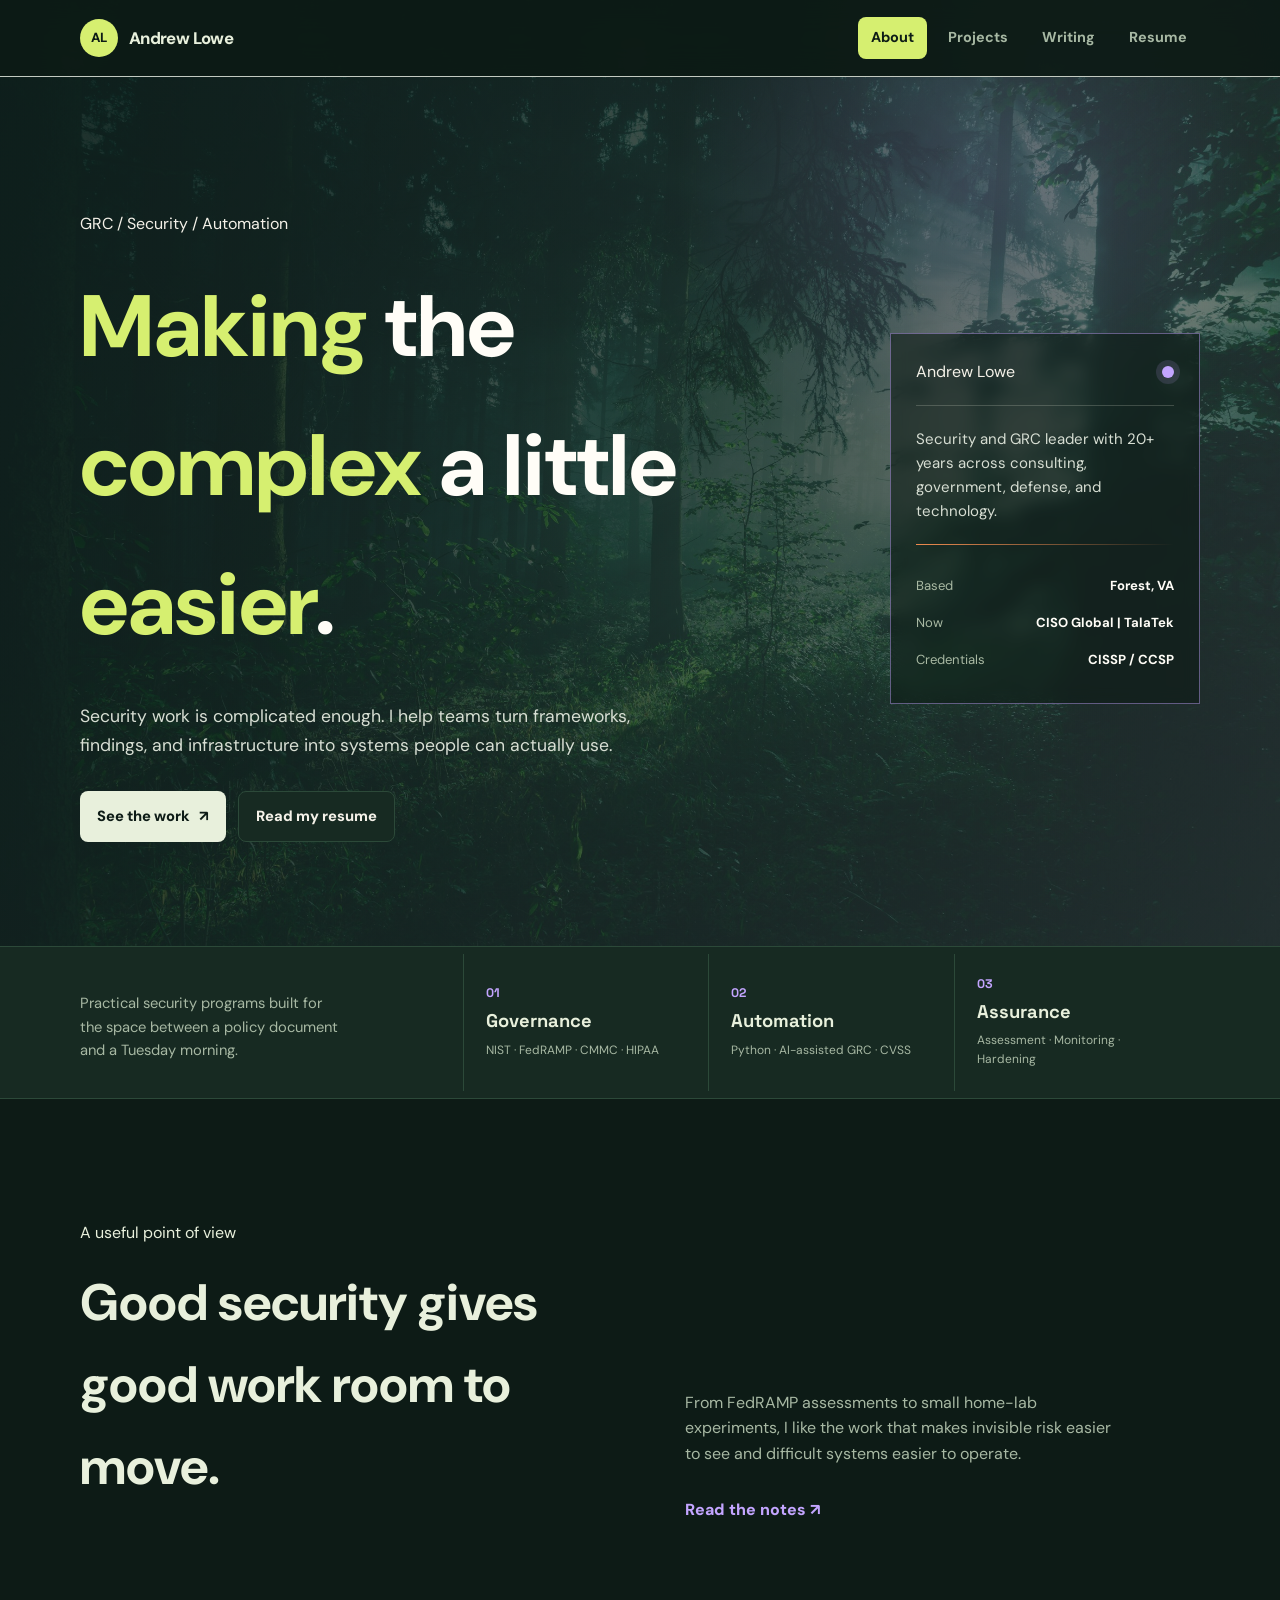
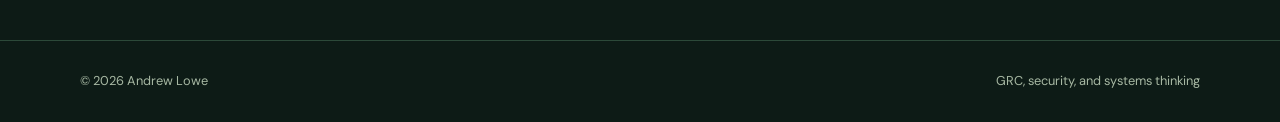
<file: index.html>
<!DOCTYPE html>
<html lang="en">
<head>
    <meta charset="UTF-8">
    <meta name="viewport" content="width=device-width, initial-scale=1.0">
    <meta name="description" content="Andrew Lowe is a GRC and information security leader specializing in FedRAMP, NIST, and security automation.">
    <title>Andrew Lowe | GRC & Security Engineering</title>
    <link rel="preconnect" href="https://fonts.googleapis.com">
    <link rel="preconnect" href="https://fonts.gstatic.com" crossorigin>
    <link href="https://fonts.googleapis.com/css2?family=DM+Sans:wght@400;500;700;800&family=Space+Grotesk:wght@500;600;700&display=swap" rel="stylesheet">
    <link rel="stylesheet" href="assets/css/site.css">
</head>
<body>
    <header class="site-header">
        <nav class="container nav" aria-label="Primary navigation">
            <a class="brand" href="index.html">
                <span class="brand-mark">AL</span>
                <span class="brand-name">Andrew Lowe</span>
            </a>
            <button class="menu-button" id="mobile-menu-button" aria-expanded="false" aria-controls="site-nav">Menu</button>
            <div class="nav-links" id="site-nav">
                <a class="active" href="index.html">About</a>
                <a href="projects/">Projects</a>
                <a href="blogs/">Writing</a>
                <a href="resume/">Resume</a>
            </div>
        </nav>
    </header>

    <main>
        <section class="home-hero">
            <div class="container home-hero-grid">
                <div class="home-copy reveal">
                    <p class="eyebrow">GRC / Security / Automation</p>
                    <h1><em>Making</em> the <em>complex</em> a little <em>easier</em>.</h1>
                    <p class="home-lede">Security work is complicated enough. I help teams turn frameworks, findings, and infrastructure into systems people can actually use.</p>
                    <div class="button-row">
                        <a class="button button-primary" href="projects/">See the work <span aria-hidden="true">↗</span></a>
                        <a class="button button-secondary" href="resume/">Read my resume</a>
                    </div>
                </div>
                <aside class="identity-panel reveal delay">
                    <div class="identity-top">
                        <span class="eyebrow">Andrew Lowe</span>
                        <span class="identity-dot" aria-hidden="true"></span>
                    </div>
                    <p>Security and GRC leader with 20+ years across consulting, government, defense, and technology.</p>
                    <div class="identity-rule"></div>
                    <dl>
                        <div><dt>Based</dt><dd>Forest, VA</dd></div>
                        <div><dt>Now</dt><dd>CISO Global | TalaTek</dd></div>
                        <div><dt>Credentials</dt><dd>CISSP / CCSP</dd></div>
                    </dl>
                </aside>
            </div>
        </section>

        <section class="signal-section">
            <div class="container">
                <div class="signal-intro">
                    <p>Practical security programs built for the space between a policy document and a Tuesday morning.</p>
                </div>
                <div class="signal-list">
                    <div><span class="signal-index">01</span><strong>Governance</strong><span>NIST · FedRAMP · CMMC · HIPAA</span></div>
                    <div><span class="signal-index">02</span><strong>Automation</strong><span>Python · AI-assisted GRC · CVSS</span></div>
                    <div><span class="signal-index">03</span><strong>Assurance</strong><span>Assessment · Monitoring · Hardening</span></div>
                </div>
            </div>
        </section>

        <section class="home-close">
            <div class="container home-close-grid">
                <div>
                    <p class="eyebrow">A useful point of view</p>
                    <h2>Good security gives good work room to move.</h2>
                </div>
                <div>
                    <p>From FedRAMP assessments to small home-lab experiments, I like the work that makes invisible risk easier to see and difficult systems easier to operate.</p>
                    <a class="text-link" href="blogs/">Read the notes <span aria-hidden="true">↗</span></a>
                </div>
            </div>
        </section>
    </main>

    <footer class="site-footer">
        <div class="container footer-inner">
            <span>© 2026 Andrew Lowe</span>
            <span>GRC, security, and systems thinking</span>
        </div>
    </footer>
    <script src="assets/js/main.js"></script>
</body>
</html>
</file>
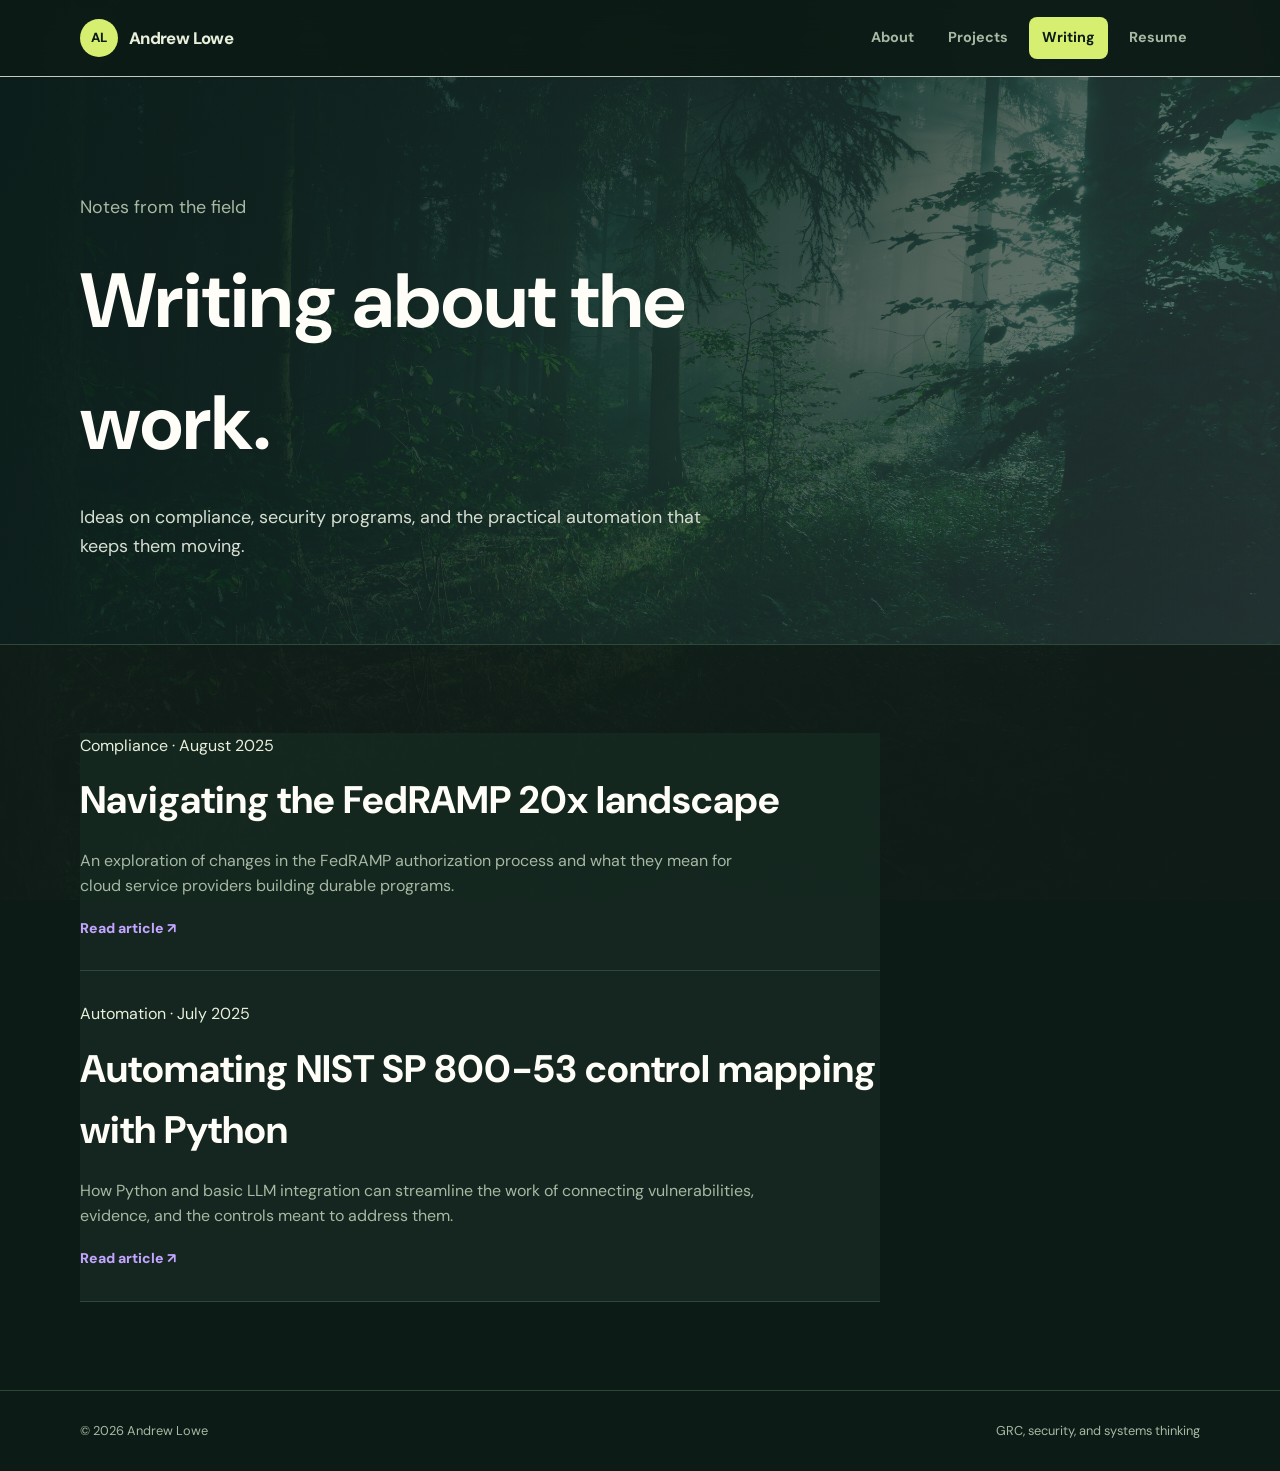
<file: blogs/index.html>
<!DOCTYPE html>
<html lang="en">
<head>
    <meta charset="UTF-8">
    <meta name="viewport" content="width=device-width, initial-scale=1.0">
    <meta name="description" content="Writing and analysis on GRC, FedRAMP, and security automation by Andrew Lowe.">
    <title>Writing | Andrew Lowe</title>
    <link rel="preconnect" href="https://fonts.googleapis.com">
    <link rel="preconnect" href="https://fonts.gstatic.com" crossorigin>
    <link href="https://fonts.googleapis.com/css2?family=DM+Sans:wght@400;500;700;800&family=Space+Grotesk:wght@500;600;700&display=swap" rel="stylesheet">
    <link rel="stylesheet" href="../assets/css/site.css">
</head>
<body>
    <header class="site-header">
        <nav class="container nav" aria-label="Primary navigation">
            <a class="brand" href="../">
                <span class="brand-mark">AL</span>
                <span class="brand-name">Andrew Lowe</span>
            </a>
            <button class="menu-button" id="mobile-menu-button" aria-expanded="false" aria-controls="site-nav">Menu</button>
            <div class="nav-links" id="site-nav">
                <a href="../">About</a>
                <a href="../projects/">Projects</a>
                <a class="active" href="./">Writing</a>
                <a href="../resume/">Resume</a>
            </div>
        </nav>
    </header>

    <main>
        <header class="page-intro">
            <div class="container">
                <p class="eyebrow">Notes from the field</p>
                <h1>Writing about the work.</h1>
                <p>Ideas on compliance, security programs, and the practical automation that keeps them moving.</p>
            </div>
        </header>

        <section class="section">
            <div class="container">
                <div class="blog-list">
                    <article class="blog-card reveal">
                        <div class="eyebrow">Compliance · August 2025</div>
                        <h2><a href="#">Navigating the FedRAMP 20x landscape</a></h2>
                        <p>An exploration of changes in the FedRAMP authorization process and what they mean for cloud service providers building durable programs.</p>
                        <a class="blog-link" href="#">Read article <span aria-hidden="true">↗</span></a>
                    </article>
                    <article class="blog-card reveal delay">
                        <div class="eyebrow">Automation · July 2025</div>
                        <h2><a href="#">Automating NIST SP 800-53 control mapping with Python</a></h2>
                        <p>How Python and basic LLM integration can streamline the work of connecting vulnerabilities, evidence, and the controls meant to address them.</p>
                        <a class="blog-link" href="#">Read article <span aria-hidden="true">↗</span></a>
                    </article>
                </div>
            </div>
        </section>
    </main>

    <footer class="site-footer">
        <div class="container footer-inner">
            <span>© 2026 Andrew Lowe</span>
            <span>GRC, security, and systems thinking</span>
        </div>
    </footer>
    <script src="../assets/js/main.js"></script>
</body>
</html>
</file>
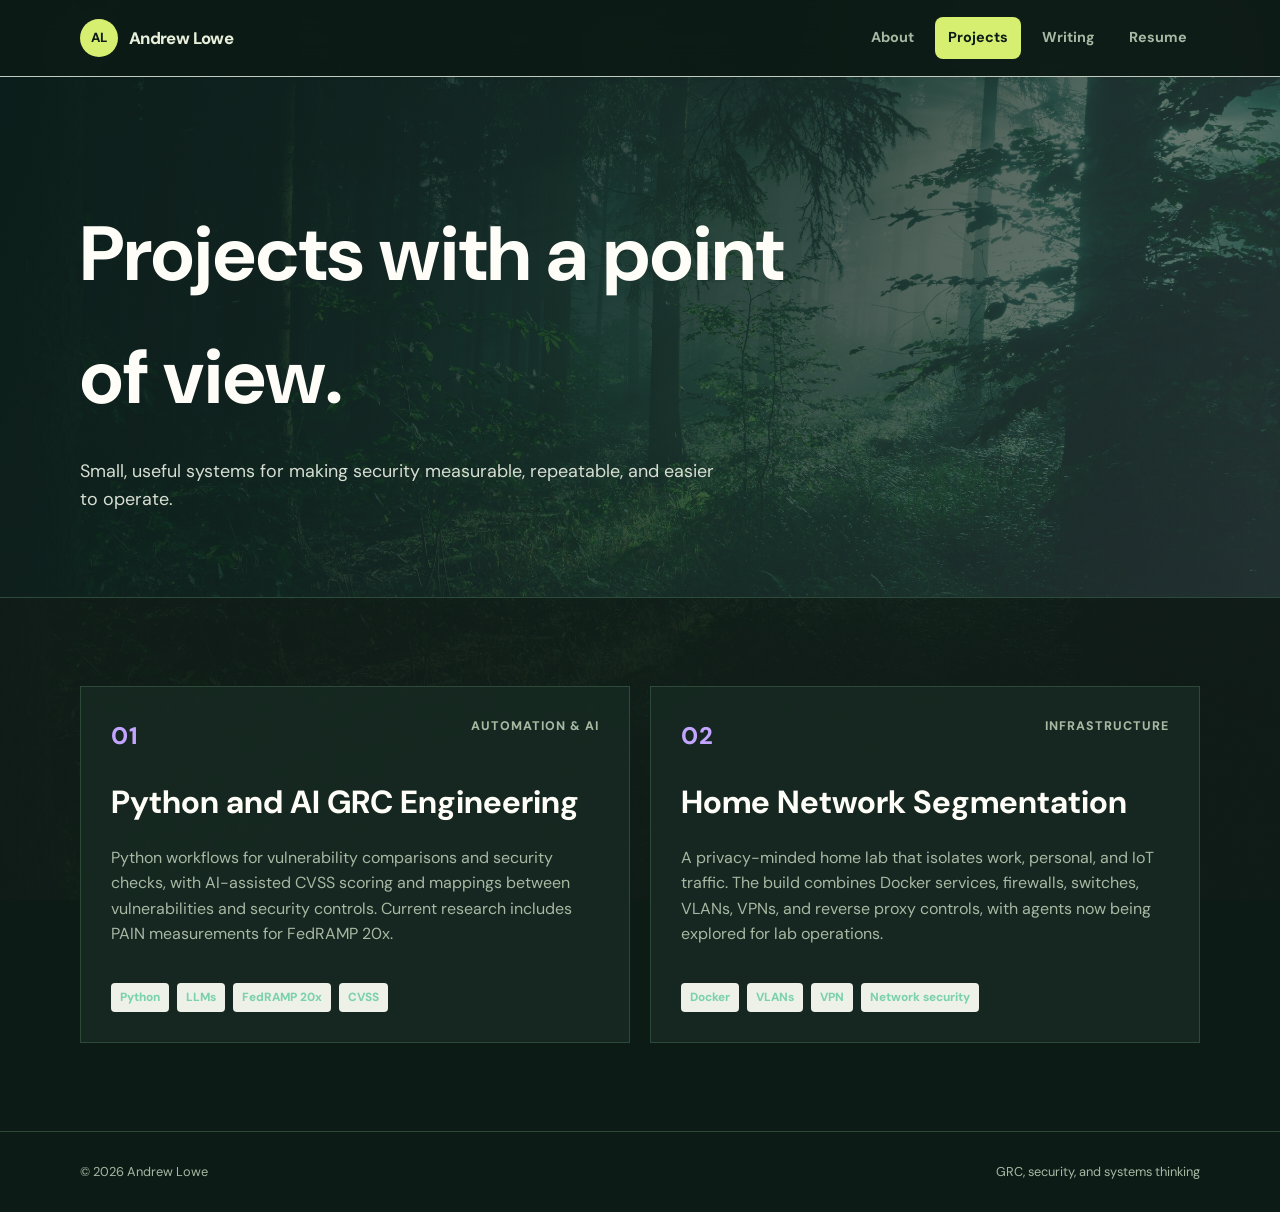
<file: projects/index.html>
<!DOCTYPE html>
<html lang="en">
<head>
    <meta charset="UTF-8">
    <meta name="viewport" content="width=device-width, initial-scale=1.0">
    <meta name="description" content="Selected security engineering and GRC automation projects by Andrew Lowe.">
    <title>Projects | Andrew Lowe</title>
    <link rel="preconnect" href="https://fonts.googleapis.com">
    <link rel="preconnect" href="https://fonts.gstatic.com" crossorigin>
    <link href="https://fonts.googleapis.com/css2?family=DM+Sans:wght@400;500;700;800&family=Space+Grotesk:wght@500;600;700&display=swap" rel="stylesheet">
    <link rel="stylesheet" href="../assets/css/site.css">
</head>
<body>
    <header class="site-header">
        <nav class="container nav" aria-label="Primary navigation">
            <a class="brand" href="../">
                <span class="brand-mark">AL</span>
                <span class="brand-name">Andrew Lowe</span>
            </a>
            <button class="menu-button" id="mobile-menu-button" aria-expanded="false" aria-controls="site-nav">Menu</button>
            <div class="nav-links" id="site-nav">
                <a href="../">About</a>
                <a class="active" href="./">Projects</a>
                <a href="../blogs/">Writing</a>
                <a href="../resume/">Resume</a>
            </div>
        </nav>
    </header>

    <main>
        <header class="page-intro">
            <div class="container">
                <h1>Projects with a point of view.</h1>
                <p>Small, useful systems for making security measurable, repeatable, and easier to operate.</p>
            </div>
        </header>

        <section class="section">
            <div class="container">
                <div class="project-grid">
                    <article class="project-card reveal">
                        <div>
                            <div class="project-meta">
                                <span class="project-number">01</span>
                                <span>Automation & AI</span>
                            </div>
                            <h2>Python and AI GRC Engineering</h2>
                            <p>Python workflows for vulnerability comparisons and security checks, with AI-assisted CVSS scoring and mappings between vulnerabilities and security controls. Current research includes PAIN measurements for FedRAMP 20x.</p>
                        </div>
                        <div class="tag-list">
                            <span class="tag">Python</span>
                            <span class="tag">LLMs</span>
                            <span class="tag">FedRAMP 20x</span>
                            <span class="tag">CVSS</span>
                        </div>
                    </article>
                    <article class="project-card reveal delay">
                        <div>
                            <div class="project-meta">
                                <span class="project-number">02</span>
                                <span>Infrastructure</span>
                            </div>
                            <h2>Home Network Segmentation</h2>
                            <p>A privacy-minded home lab that isolates work, personal, and IoT traffic. The build combines Docker services, firewalls, switches, VLANs, VPNs, and reverse proxy controls, with agents now being explored for lab operations.</p>
                        </div>
                        <div class="tag-list">
                            <span class="tag">Docker</span>
                            <span class="tag">VLANs</span>
                            <span class="tag">VPN</span>
                            <span class="tag">Network security</span>
                        </div>
                    </article>
                </div>
            </div>
        </section>
    </main>

    <footer class="site-footer">
        <div class="container footer-inner">
            <span>© 2026 Andrew Lowe</span>
            <span>GRC, security, and systems thinking</span>
        </div>
    </footer>
    <script src="../assets/js/main.js"></script>
</body>
</html>
</file>
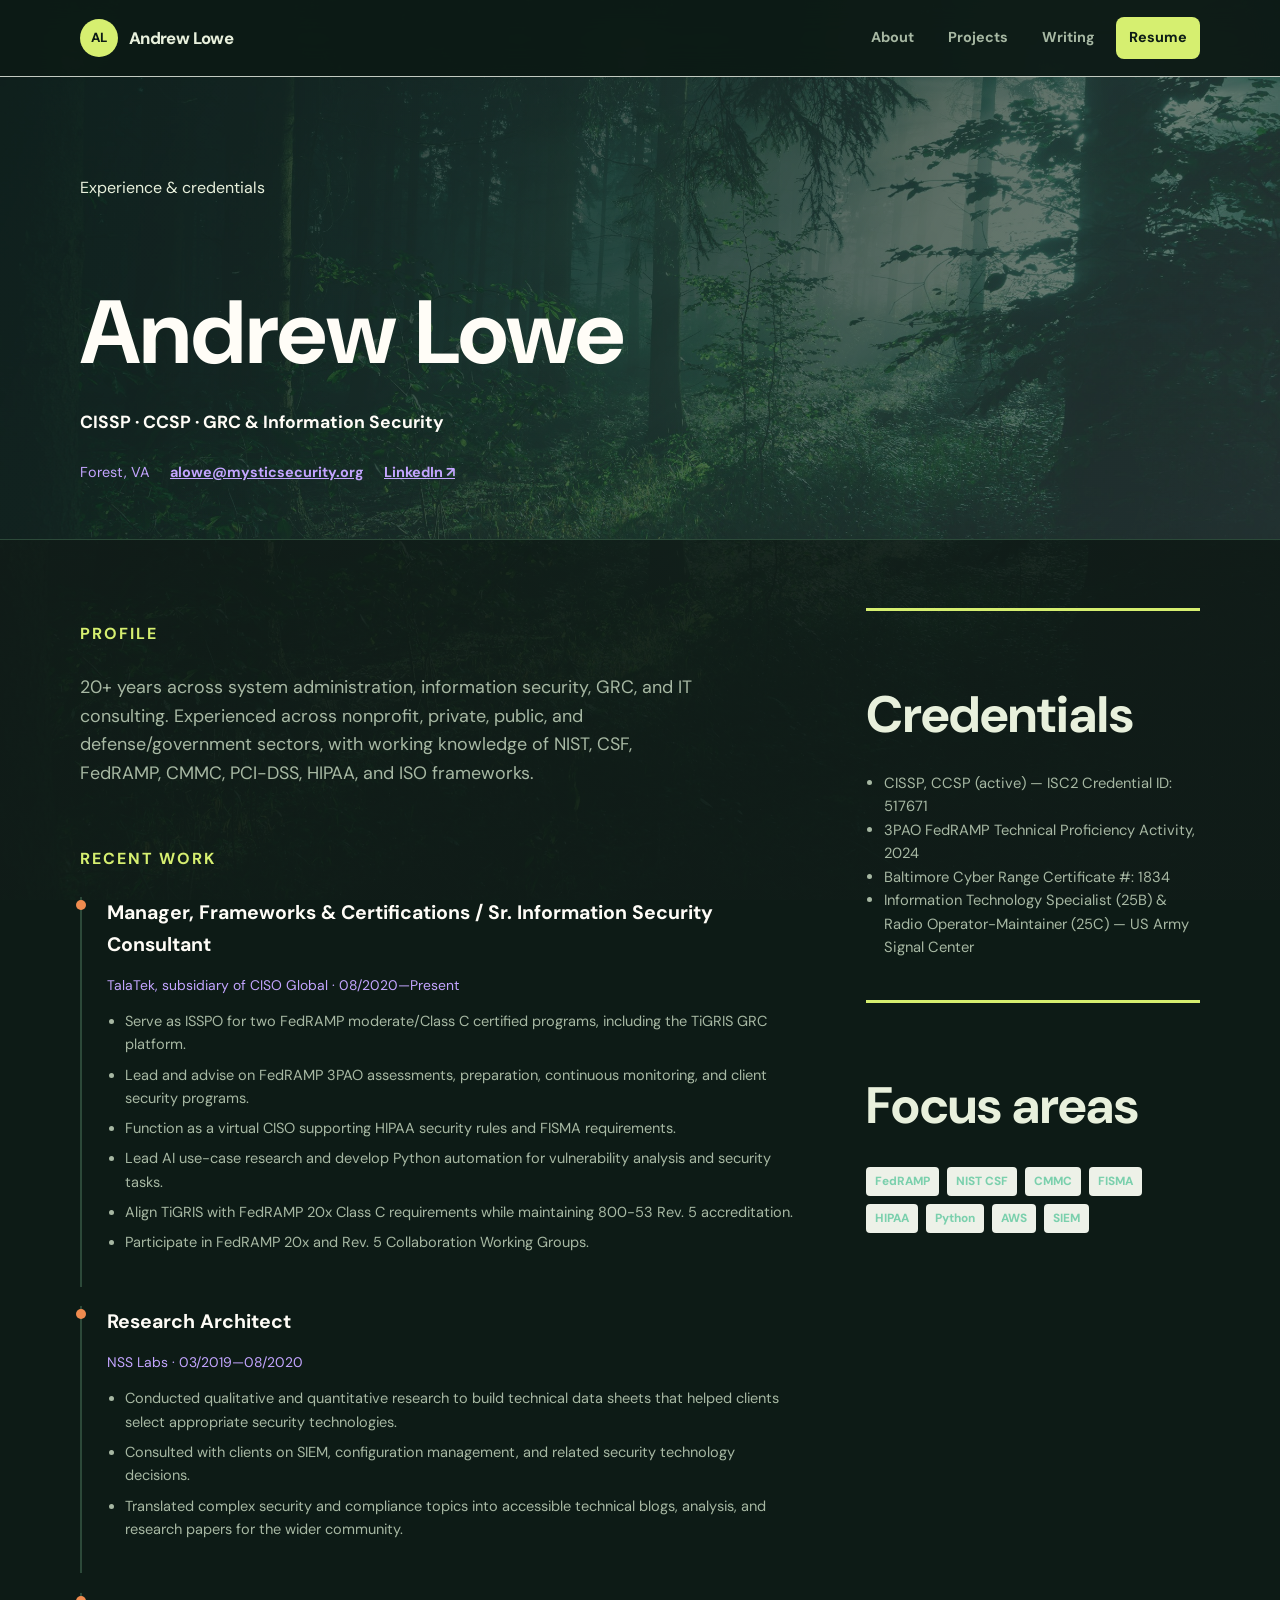
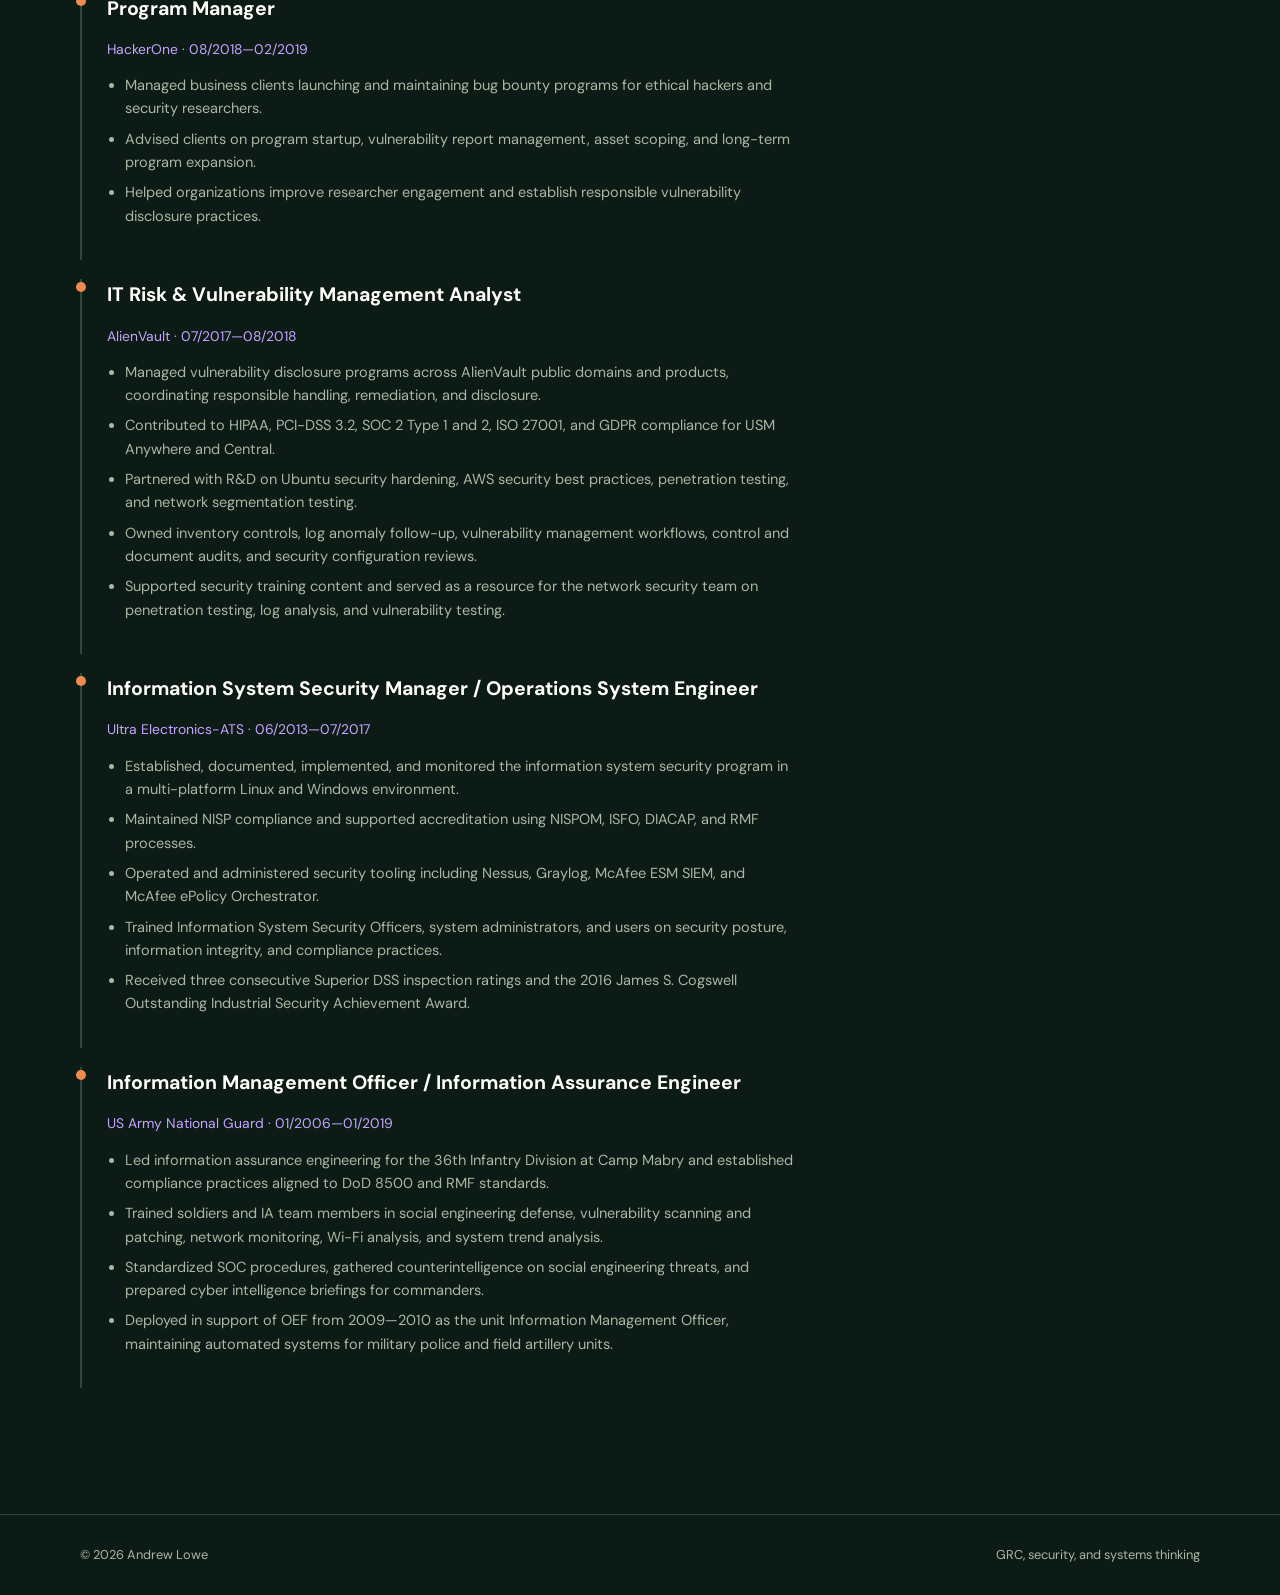
<file: resume/index.html>
<!DOCTYPE html>
<html lang="en">
<head>
    <meta charset="UTF-8">
    <meta name="viewport" content="width=device-width, initial-scale=1.0">
    <meta name="description" content="Resume for Andrew Lowe, CISSP and CCSP security and GRC professional.">
    <title>Resume | Andrew Lowe</title>
    <link rel="preconnect" href="https://fonts.googleapis.com">
    <link rel="preconnect" href="https://fonts.gstatic.com" crossorigin>
    <link href="https://fonts.googleapis.com/css2?family=DM+Sans:wght@400;500;700;800&family=Space+Grotesk:wght@500;600;700&display=swap" rel="stylesheet">
    <link rel="stylesheet" href="../assets/css/site.css">
</head>
<body>
    <header class="site-header">
        <nav class="container nav" aria-label="Primary navigation">
            <a class="brand" href="../">
                <span class="brand-mark">AL</span>
                <span class="brand-name">Andrew Lowe</span>
            </a>
            <button class="menu-button" id="mobile-menu-button" aria-expanded="false" aria-controls="site-nav">Menu</button>
            <div class="nav-links" id="site-nav">
                <a href="../">About</a>
                <a href="../projects/">Projects</a>
                <a href="../blogs/">Writing</a>
                <a class="active" href="./">Resume</a>
            </div>
        </nav>
    </header>

    <main>
        <header class="resume-header">
            <div class="container">
                <p class="eyebrow">Experience & credentials</p>
                <h1>Andrew Lowe</h1>
                <p class="resume-title">CISSP · CCSP · GRC & Information Security</p>
                <div class="contact-line">
                    <span>Forest, VA</span>
                    <a href="mailto:alowe@mysticsecurity.org">alowe@mysticsecurity.org</a>
                    <a href="https://www.linkedin.com/in/Lowebrew" target="_blank" rel="noreferrer">LinkedIn ↗</a>
                </div>
            </div>
        </header>

        <section class="container resume-layout">
            <div class="reveal">
                <section class="resume-section">
                    <h2>Profile</h2>
                    <p class="lede">20+ years across system administration, information security, GRC, and IT consulting. Experienced across nonprofit, private, public, and defense/government sectors, with working knowledge of NIST, CSF, FedRAMP, CMMC, PCI-DSS, HIPAA, and ISO frameworks.</p>
                </section>

                <section class="resume-section">
                    <h2>Recent work</h2>

                    <div class="job">
                        <h3>Manager, Frameworks & Certifications / Sr. Information Security Consultant</h3>
                        <p class="job-meta">TalaTek, subsidiary of CISO Global · 08/2020—Present</p>
                        <ul>
                            <li>Serve as ISSPO for two FedRAMP moderate/Class C certified programs, including the TiGRIS GRC platform.</li>
                            <li>Lead and advise on FedRAMP 3PAO assessments, preparation, continuous monitoring, and client security programs.</li>
                            <li>Function as a virtual CISO supporting HIPAA security rules and FISMA requirements.</li>
                            <li>Lead AI use-case research and develop Python automation for vulnerability analysis and security tasks.</li>
                            <li>Align TiGRIS with FedRAMP 20x Class C requirements while maintaining 800-53 Rev. 5 accreditation.</li>
                            <li>Participate in FedRAMP 20x and Rev. 5 Collaboration Working Groups.</li>
                        </ul>
                    </div>

                    <div class="job">
                        <h3>Research Architect</h3>
                        <p class="job-meta">NSS Labs · 03/2019—08/2020</p>
                        <ul>
                            <li>Conducted qualitative and quantitative research to build technical data sheets that helped clients select appropriate security technologies.</li>
                            <li>Consulted with clients on SIEM, configuration management, and related security technology decisions.</li>
                            <li>Translated complex security and compliance topics into accessible technical blogs, analysis, and research papers for the wider community.</li>
                        </ul>
                    </div>

                    <div class="job">
                        <h3>Program Manager</h3>
                        <p class="job-meta">HackerOne · 08/2018—02/2019</p>
                        <ul>
                            <li>Managed business clients launching and maintaining bug bounty programs for ethical hackers and security researchers.</li>
                            <li>Advised clients on program startup, vulnerability report management, asset scoping, and long-term program expansion.</li>
                            <li>Helped organizations improve researcher engagement and establish responsible vulnerability disclosure practices.</li>
                        </ul>
                    </div>

                    <div class="job">
                        <h3>IT Risk & Vulnerability Management Analyst</h3>
                        <p class="job-meta">AlienVault · 07/2017—08/2018</p>
                        <ul>
                            <li>Managed vulnerability disclosure programs across AlienVault public domains and products, coordinating responsible handling, remediation, and disclosure.</li>
                            <li>Contributed to HIPAA, PCI-DSS 3.2, SOC 2 Type 1 and 2, ISO 27001, and GDPR compliance for USM Anywhere and Central.</li>
                            <li>Partnered with R&D on Ubuntu security hardening, AWS security best practices, penetration testing, and network segmentation testing.</li>
                            <li>Owned inventory controls, log anomaly follow-up, vulnerability management workflows, control and document audits, and security configuration reviews.</li>
                            <li>Supported security training content and served as a resource for the network security team on penetration testing, log analysis, and vulnerability testing.</li>
                        </ul>
                    </div>

                    <div class="job">
                        <h3>Information System Security Manager / Operations System Engineer</h3>
                        <p class="job-meta">Ultra Electronics-ATS · 06/2013—07/2017</p>
                        <ul>
                            <li>Established, documented, implemented, and monitored the information system security program in a multi-platform Linux and Windows environment.</li>
                            <li>Maintained NISP compliance and supported accreditation using NISPOM, ISFO, DIACAP, and RMF processes.</li>
                            <li>Operated and administered security tooling including Nessus, Graylog, McAfee ESM SIEM, and McAfee ePolicy Orchestrator.</li>
                            <li>Trained Information System Security Officers, system administrators, and users on security posture, information integrity, and compliance practices.</li>
                            <li>Received three consecutive Superior DSS inspection ratings and the 2016 James S. Cogswell Outstanding Industrial Security Achievement Award.</li>
                        </ul>
                    </div>

                    <div class="job">
                        <h3>Information Management Officer / Information Assurance Engineer</h3>
                        <p class="job-meta">US Army National Guard · 01/2006—01/2019</p>
                        <ul>
                            <li>Led information assurance engineering for the 36th Infantry Division at Camp Mabry and established compliance practices aligned to DoD 8500 and RMF standards.</li>
                            <li>Trained soldiers and IA team members in social engineering defense, vulnerability scanning and patching, network monitoring, Wi-Fi analysis, and system trend analysis.</li>
                            <li>Standardized SOC procedures, gathered counterintelligence on social engineering threats, and prepared cyber intelligence briefings for commanders.</li>
                            <li>Deployed in support of OEF from 2009—2010 as the unit Information Management Officer, maintaining automated systems for military police and field artillery units.</li>
                        </ul>
                    </div>
                </section>
            </div>

            <aside class="reveal delay">
                <section class="side-panel">
                    <h2>Credentials</h2>
                    <ul>
                        <li>CISSP, CCSP (active) — ISC2 Credential ID: 517671</li>
                        <li>3PAO FedRAMP Technical Proficiency Activity, 2024</li>
                        <li>Baltimore Cyber Range Certificate #: 1834</li>
                        <li>Information Technology Specialist (25B) & Radio Operator-Maintainer (25C) — US Army Signal Center</li>
                    </ul>
                </section>

                <section class="side-panel">
                    <h2>Focus areas</h2>
                    <div class="tag-list">
                        <span class="tag">FedRAMP</span>
                        <span class="tag">NIST CSF</span>
                        <span class="tag">CMMC</span>
                        <span class="tag">FISMA</span>
                        <span class="tag">HIPAA</span>
                        <span class="tag">Python</span>
                        <span class="tag">AWS</span>
                        <span class="tag">SIEM</span>
                    </div>
                </section>
            </aside>
        </section>
    </main>

    <footer class="site-footer">
        <div class="container footer-inner">
            <span>© 2026 Andrew Lowe</span>
            <span>GRC, security, and systems thinking</span>
        </div>
    </footer>
    <script src="../assets/js/main.js"></script>
</body>
</html>
</file>
<file: assets/css/site.css>
:root {
    --ink: #e8f0dc;
    --muted: #a7b8a3;
    --paper: #0d1b16;
    --surface: #172a22;
    --line: #2c4939;
    --lime: #d6ef70;
    --coral: #ef8b4f;
    --teal: #7bd0ad;
    --sun: #c3a5ff;
    --violet: #c3a5ff;
    --violet-soft: rgba(195, 165, 255, .38);
    --shadow: 0 18px 50px rgba(23, 33, 31, .09);
}

* { box-sizing: border-box; }
html { scroll-behavior: smooth; }
body {
    margin: 0;
    background-color: var(--paper);
    background-image: radial-gradient(circle at 88% 8%, rgba(195, 165, 255, .12), transparent 24%), linear-gradient(rgba(13, 27, 22, .9), rgba(13, 27, 22, .94)), url("../images/forest.jpg");
    background-position: center;
    background-size: cover;
    background-attachment: fixed;
    color: var(--ink);
    font-family: "DM Sans", sans-serif;
    line-height: 1.6;
}
a { color: inherit; }
.container { width: min(1120px, calc(100% - 40px)); margin: 0 auto; }
.site-header {
    position: sticky; top: 0; z-index: 20;
    background: rgba(13, 27, 22, .9);
    backdrop-filter: blur(16px);
    border-bottom: 1px solid rgba(216, 222, 212, .9);
}
.nav { min-height: 76px; display: flex; align-items: center; justify-content: space-between; gap: 24px; }
.brand { display: inline-flex; align-items: center; gap: 11px; text-decoration: none; font-weight: 800; letter-spacing: -.04em; }
.brand-mark { display: grid; place-items: center; width: 38px; height: 38px; border-radius: 50%; background: var(--lime); color: var(--paper); font-size: .83rem; letter-spacing: .02em; }
.brand-name { font-size: 1.05rem; }
.nav-links { display: flex; align-items: center; gap: 8px; }
.nav-links a { padding: 9px 13px; color: var(--muted); text-decoration: none; font-size: .9rem; font-weight: 700; border-radius: 8px; }
.nav-links a:hover, .nav-links a.active { color: var(--paper); background: var(--lime); }
.menu-button { display: none; border: 0; background: none; color: var(--ink); font: inherit; font-size: 1.35rem; cursor: pointer; }
h1 { font-size: clamp(3.3rem, 7vw, 6.4rem); max-width: 820px; margin-bottom: 26px; }
h2 { font-size: clamp(2rem, 4vw, 3.4rem); margin-bottom: 14px; }
h3 { font-size: 1.3rem; }
.lede { max-width: 620px; color: var(--muted); font-size: 1.12rem; }
.button-row { display: flex; flex-wrap: wrap; gap: 12px; margin-top: 32px; }
.button { display: inline-flex; align-items: center; gap: 9px; padding: 13px 17px; border-radius: 8px; text-decoration: none; font-weight: 800; font-size: .92rem; transition: transform .2s ease, box-shadow .2s ease; }
.button:hover { transform: translateY(-2px); box-shadow: 0 8px 18px rgba(23, 33, 31, .12); }
.button-primary { background: var(--ink); color: var(--paper); }
.button-secondary { border: 1px solid var(--line); background: var(--surface); }
.button-secondary:hover { border-color: var(--violet); }
.hero { position: relative; overflow: hidden; padding: 104px 0 112px; color: #f4f1e8; background-color: var(--ink); background-image: radial-gradient(circle at 78% 15%, rgba(195, 165, 255, .28), transparent 22%), linear-gradient(115deg, rgba(10, 31, 26, .84), rgba(15, 63, 49, .48)), url("../images/forest.jpg"); background-position: 48% 50%; background-size: cover; animation: forest-drift 18s ease-in-out infinite alternate; }
.hero-grid { position: relative; z-index: 2; display: grid; grid-template-columns: 1.15fr .85fr; align-items: end; gap: 50px; }
.hero h1 { font-size: clamp(3rem, 6vw, 5.5rem); }
.hero::after { content: ""; position: absolute; inset: 0; background: linear-gradient(90deg, rgba(8, 27, 23, .38), rgba(8, 27, 23, .08)); }
.hero h1 { color: #fffdf7; }
.hero .lede { color: #d7ded3; }
.hero .button-secondary { color: var(--ink); }
.hero-note { align-self: start; justify-self: end; max-width: 290px; padding: 22px; border-top: 3px solid var(--coral); color: #d7ded3; font-size: .92rem; }
.hero-note strong { display: block; color: #fffdf7; font-size: 1.05rem; margin-bottom: 8px; }
.home-hero { position: relative; overflow: hidden; padding: 118px 0 104px; color: #f4f1e8; background-color: var(--ink); background-image: radial-gradient(circle at 76% 12%, rgba(195, 165, 255, .2), transparent 24%), linear-gradient(115deg, rgba(10, 31, 26, .86), rgba(15, 63, 49, .5)), url("../images/forest.jpg"); background-position: 48% 50%; background-size: cover; animation: forest-drift 18s ease-in-out infinite alternate; }
.home-hero::after { content: ""; position: absolute; inset: 0; background: linear-gradient(90deg, rgba(8, 27, 23, .34), rgba(8, 27, 23, .06)); }
.home-hero-grid { position: relative; z-index: 1; display: grid; grid-template-columns: minmax(0, 1.35fr) minmax(260px, .65fr); align-items: center; gap: 90px; }
.home-copy h1 { max-width: 680px; margin: 20px 0 28px; font-size: clamp(3.4rem, 6.8vw, 6.2rem); color: #fffdf7; }
.home-copy h1 em { color: var(--lime); font-style: normal; }
.home-lede { max-width: 570px; margin-bottom: 0; color: #d7ded3; font-size: 1.1rem; }
.identity-panel { justify-self: end; width: min(100%, 310px); padding: 25px; border: 1px solid rgba(195, 165, 255, .45); background: rgba(13, 27, 22, .58); backdrop-filter: blur(8px); }
.identity-top { display: flex; align-items: center; justify-content: space-between; padding-bottom: 20px; border-bottom: 1px solid rgba(232, 240, 220, .2); }
.identity-panel p { margin: 21px 0; color: #d7ded3; font-size: .94rem; }
.identity-dot { width: 12px; height: 12px; border-radius: 50%; background: var(--violet); box-shadow: 0 0 0 6px rgba(195, 165, 255, .14); }
.identity-rule { height: 1px; background: linear-gradient(90deg, var(--coral), transparent); }
.identity-panel dl { margin: 22px 0 0; }.identity-panel dl div { display: flex; justify-content: space-between; gap: 15px; padding: 8px 0; font-size: .82rem; }.identity-panel dt { color: #a9b9a3; }.identity-panel dd { margin: 0; color: #fffdf7; font-weight: 700; text-align: right; }
.signal-section { padding: 0; background: var(--surface); border-top: 1px solid var(--line); border-bottom: 1px solid var(--line); }.signal-section .container { display: grid; grid-template-columns: .8fr 1.8fr; gap: 55px; align-items: center; }.signal-intro { padding: 35px 0; }.signal-intro p:last-child { max-width: 260px; margin: 10px 0 0; color: var(--muted); font-size: .92rem; }.signal-list { display: grid; grid-template-columns: repeat(3, 1fr); }.signal-list > div { min-height: 128px; display: flex; flex-direction: column; justify-content: center; gap: 5px; padding: 22px; border-left: 1px solid var(--line); }.signal-index { color: var(--violet); font: 700 .78rem "Space Grotesk", sans-serif; }.signal-list strong { font-family: "Space Grotesk", sans-serif; font-size: 1.15rem; }.signal-list span:last-child { color: var(--muted); font-size: .75rem; }
.home-close { padding: 105px 0 118px; }.home-close-grid { display: grid; grid-template-columns: 1fr 1fr; gap: 90px; }.home-close h2 { max-width: 520px; margin-top: 17px; }.home-close-grid > div:last-child { align-self: end; max-width: 430px; }.home-close-grid p:not(.eyebrow) { color: var(--muted); }.text-link { display: inline-block; margin-top: 14px; color: var(--violet); font-weight: 800; text-decoration: none; }
.page-intro { position: relative; overflow: hidden; padding: 98px 0 65px; background: linear-gradient(115deg, rgba(10, 31, 26, .9), rgba(15, 63, 49, .54)), url("../images/forest.jpg") center / cover; }.page-intro::after { content: ""; position: absolute; inset: 0; background: linear-gradient(90deg, rgba(8, 27, 23, .4), transparent); pointer-events: none; }.page-intro .container { position: relative; z-index: 1; }.page-intro h1 { max-width: 780px; margin: 18px 0; color: #fffdf7; }.page-intro p:not(.eyebrow) { max-width: 650px; color: #d7ded3; }
.work-section { padding: 72px 0 110px; }.work-grid { display: grid; grid-template-columns: repeat(2, 1fr); gap: 20px; }.work-card { min-height: 365px; display: flex; flex-direction: column; justify-content: space-between; padding: 30px; background: rgba(23, 42, 34, .9); border: 1px solid var(--line); }.work-card:hover { border-color: var(--violet); }.work-card h2 { margin: 20px 0 13px; font-size: 2rem; color: #fffdf7; }.work-card p { color: var(--muted); }.work-card .tag-list { margin-top: 25px; }
.writing-list { max-width: 820px; }.writing-entry { padding: 0 0 34px; margin-bottom: 34px; border-bottom: 1px solid var(--line); }.writing-entry h2 { margin: 12px 0; color: #fffdf7; }.writing-entry h2 a { text-decoration: none; }.writing-entry h2 a:hover { color: var(--violet); }.writing-entry p { color: var(--muted); }.writing-link { color: var(--violet); font-weight: 800; text-decoration: none; }
.resume-intro { padding: 88px 0 56px; background: linear-gradient(115deg, rgba(10, 31, 26, .9), rgba(15, 63, 49, .54)), url("../images/forest.jpg") center / cover; }.resume-intro h1 { margin: 18px 0 10px; color: #fffdf7; }.resume-layout-new { display: grid; grid-template-columns: 1.45fr .7fr; gap: 70px; padding: 72px 0 105px; }.resume-layout-new .resume-section { margin-bottom: 58px; }.resume-layout-new .resume-section > h2, .resume-layout-new .side-panel > h2 { color: var(--lime); font-size: 1rem; letter-spacing: .12em; text-transform: uppercase; }.resume-layout-new .job h3 { color: #fffdf7; }.resume-layout-new .job-meta { color: var(--violet); }
.section { padding: 88px 0; }
.section-head { display: flex; justify-content: space-between; align-items: end; gap: 24px; margin-bottom: 34px; }
.section-head p { max-width: 430px; color: var(--muted); margin-bottom: 0; }
.profile-strip { display: grid; grid-template-columns: 1fr 1fr 1fr; gap: 1px; background: var(--line); border: 1px solid var(--line); }
.profile-strip > div { background: var(--surface); padding: 25px; }
.profile-strip strong { display: block; font-size: 1.35rem; margin-bottom: 5px; }
.profile-strip span { color: var(--muted); font-size: .9rem; }
.card-grid { display: grid; grid-template-columns: repeat(3, 1fr); gap: 18px; }
.card { padding: 26px; background: var(--surface); border: 1px solid var(--line); box-shadow: var(--shadow); }
.card h3 { margin-bottom: 10px; }
.card p { color: var(--muted); font-size: .94rem; margin-bottom: 0; }
.card-accent { border-top: 4px solid var(--lime); }
.card-accent:nth-child(2) { border-top-color: var(--violet); }
.card-accent:nth-child(3) { border-top-color: var(--teal); }
.card-accent:nth-child(2) h3 { color: var(--violet); }
.tag-list { display: flex; flex-wrap: wrap; gap: 8px; margin-top: 20px; }
.tag { padding: 5px 9px; background: #edf1e8; color: var(--teal); border-radius: 4px; font-size: .74rem; font-weight: 800; }
.callout { display: grid; grid-template-columns: .65fr 1.35fr; gap: 45px; padding: 48px; background: rgba(22, 56, 43, .94); border: 1px solid var(--line); color: var(--ink); }
.callout h2 { color: var(--lime); }
.callout p { color: #cbd4ca; font-size: 1.08rem; margin-bottom: 0; }
.page-intro { padding: 92px 0 58px; border-bottom: 1px solid var(--line); }
.page-intro h1 { font-size: clamp(3rem, 6vw, 5.4rem); margin-bottom: 18px; }
.page-intro p { max-width: 650px; color: var(--muted); font-size: 1.12rem; }
.project-grid { display: grid; grid-template-columns: repeat(2, 1fr); gap: 20px; }
.project-card { min-height: 340px; display: flex; flex-direction: column; justify-content: space-between; padding: 30px; background: var(--surface); border: 1px solid var(--line); }
.project-card:hover { border-color: var(--violet); }
.project-card h2 { font-size: 2rem; margin: 22px 0 12px; }
.project-card p { color: var(--muted); max-width: 520px; }
.project-meta { display: flex; justify-content: space-between; gap: 16px; color: var(--muted); font-size: .78rem; font-weight: 800; text-transform: uppercase; letter-spacing: .08em; }
.project-number { color: var(--violet); font-size: 1.5rem; }
.blog-list { max-width: 800px; }
.blog-card { padding: 30px 0; border-bottom: 1px solid var(--line); }
.blog-card:first-child { padding-top: 0; }
.blog-card h2 { font-size: clamp(1.7rem, 3vw, 2.4rem); margin: 12px 0; }
.blog-card h2 a { text-decoration: none; }
.blog-card h2 a:hover { color: var(--teal); }
.blog-card p { max-width: 680px; color: var(--muted); }
.blog-link { color: var(--violet); font-size: .88rem; font-weight: 800; text-decoration: none; }
.resume-header { padding: 82px 0 55px; border-bottom: 1px solid var(--line); }
.resume-header h1 { font-size: clamp(3.2rem, 7vw, 6rem); margin-bottom: 4px; }
.resume-title { margin: 0; color: #fffdf7; font-family: "DM Sans", sans-serif; font-weight: 700; font-size: 1.1rem; }
.contact-line { display: flex; flex-wrap: wrap; gap: 8px 20px; margin-top: 25px; color: var(--muted); font-size: .9rem; }
.contact-line a { color: var(--violet); font-weight: 700; }
.contact-line span { color: var(--violet); }
.resume-layout { display: grid; grid-template-columns: 1.5fr .7fr; gap: 70px; padding: 68px 0; }
.resume-section { margin-bottom: 58px; }
.resume-section h2 { font-size: 1rem; letter-spacing: .12em; text-transform: uppercase; color: var(--teal); margin-bottom: 26px; }
.job { position: relative; padding: 0 0 32px 25px; border-left: 2px solid var(--line); }
.job::before { content: ""; position: absolute; left: -6px; top: 3px; width: 10px; height: 10px; border-radius: 50%; background: var(--coral); }
.job h3 { margin-bottom: 5px; font-size: 1.22rem; }
.job-meta { color: var(--muted); font-size: .87rem; margin-bottom: 14px; }
.job ul { margin: 0; padding-left: 18px; color: var(--muted); font-size: .91rem; }
.job li + li { margin-top: 7px; }
.side-panel { border-top: 3px solid var(--lime); padding-top: 20px; margin-bottom: 40px; }
.side-panel h2 { margin-bottom: 16px; }
.side-panel p, .side-panel li { color: var(--muted); font-size: .92rem; }
.side-panel ul { margin: 0; padding-left: 18px; }
.site-footer { padding: 30px 0; border-top: 1px solid var(--line); color: var(--muted); font-size: .8rem; }
.footer-inner { display: flex; justify-content: space-between; gap: 20px; }
.reveal { animation: rise .7s ease both; }
.delay { animation-delay: .12s; }
@keyframes rise { from { opacity: 0; transform: translateY(14px); } to { opacity: 1; transform: none; } }
@keyframes forest-drift { from { background-position: 48% 50%; } to { background-position: 54% 50%; } }
@media (max-width: 760px) {
    .container { width: min(100% - 28px, 620px); }
    .nav { min-height: 68px; }
    .menu-button { display: block; }
    .nav-links { display: none; position: absolute; top: 68px; left: 0; right: 0; padding: 10px 14px 15px; background: var(--paper); border-bottom: 1px solid var(--line); flex-direction: column; align-items: stretch; }
    .nav-links.open { display: flex; }
    .nav-links a { padding: 12px; }
    .hero { padding: 72px 0 78px; }
    .hero h1 { font-size: clamp(2.8rem, 12vw, 4.4rem); }
    .hero-grid, .resume-layout { grid-template-columns: 1fr; gap: 34px; }
    .hero-note { align-self: auto; justify-self: start; }
    .home-hero { padding: 72px 0 78px; }.home-hero-grid, .signal-section .container, .home-close-grid { grid-template-columns: 1fr; gap: 38px; }.home-copy h1 { font-size: clamp(2.8rem, 12vw, 4.4rem); }.identity-panel { justify-self: start; }.signal-intro { padding: 55px 0 0; }.signal-list { grid-template-columns: 1fr; }.signal-list > div { min-height: 0; border-left: 0; border-top: 1px solid var(--line); padding: 19px 0; }.home-close { padding: 70px 0 80px; }
    .section { padding: 64px 0; }
    .section-head, .footer-inner { display: block; }
    .section-head p { margin-top: 12px; }
    .profile-strip, .card-grid, .project-grid { grid-template-columns: 1fr; }
    .callout { grid-template-columns: 1fr; padding: 30px; gap: 18px; }
    .page-intro, .resume-header, .resume-intro { padding: 65px 0 42px; }
    .resume-layout { padding: 48px 0; }
    .work-section { padding: 55px 0 75px; }.work-grid { grid-template-columns: 1fr; }.resume-layout-new { grid-template-columns: 1fr; gap: 34px; padding: 48px 0 75px; }
}
@media (prefers-reduced-motion: reduce) { *, *::before, *::after { animation-duration: .01ms !important; transition-duration: .01ms !important; scroll-behavior: auto !important; } }
.page-intro { padding: 98px 0 65px; background: linear-gradient(115deg, rgba(10, 31, 26, .9), rgba(15, 63, 49, .54)), url("../images/forest.jpg") center / cover; }.page-intro h1 { color: #fffdf7; }.page-intro p:not(.eyebrow) { color: #d7ded3; }
.project-card { background: rgba(23, 42, 34, .9); border-color: var(--line); }.project-card h2 { color: #fffdf7; }.project-card p { color: var(--muted); }.project-card:hover { border-color: var(--violet); }
.blog-card { background: rgba(23, 42, 34, .82); border-color: var(--line); }.blog-card h2 { color: #fffdf7; }.blog-card p { color: var(--muted); }
.resume-header { background: linear-gradient(115deg, rgba(10, 31, 26, .9), rgba(15, 63, 49, .54)), url("../images/forest.jpg") center / cover; }.resume-header h1 { color: #fffdf7; }.resume-section h2 { color: var(--lime); }.job h3 { color: #fffdf7; }.job-meta { color: var(--violet); }.side-panel { border-color: var(--lime); }
@media (max-width: 760px) { .page-intro { padding: 65px 0 42px; }.resume-header { padding: 65px 0 42px; } }
</file>
